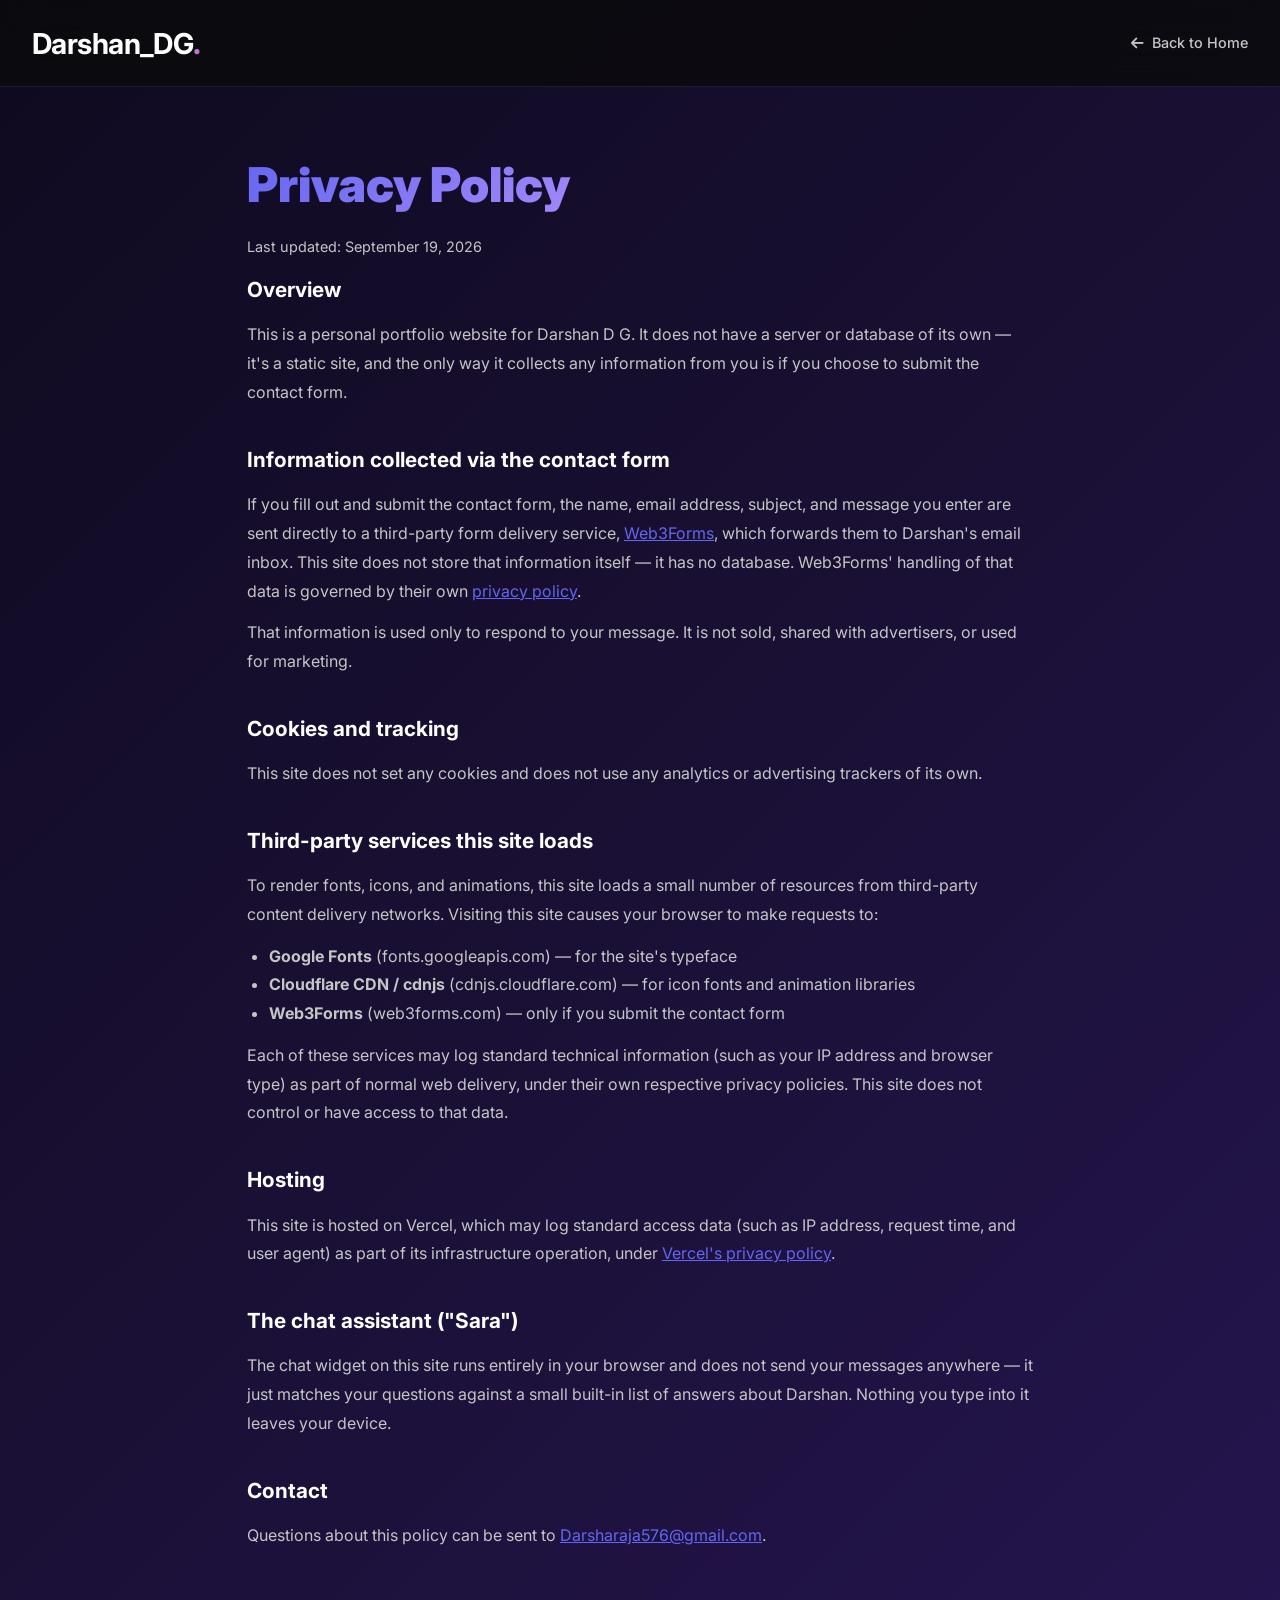
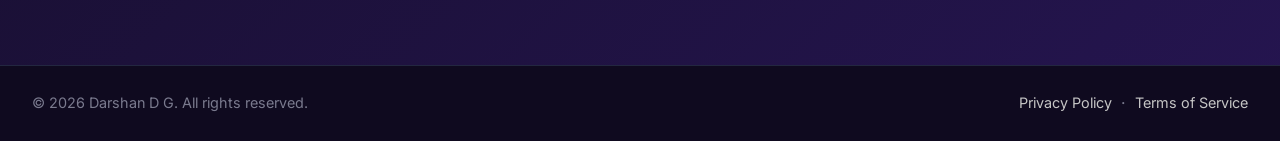
<file: privacy-policy.html>
<!DOCTYPE html>
<html lang="en">
<head>
    <meta charset="UTF-8">
    <meta name="viewport" content="width=device-width, initial-scale=1.0">
    <title>Privacy Policy - Darshan D G</title>
    <meta name="description" content="Privacy policy for the Darshan D G DevOps portfolio website.">
    <link rel="icon" type="image/png" href="images/img.png">
    <link rel="stylesheet" href="https://fonts.googleapis.com/css2?family=Inter:wght@300;400;500;600;700;900&display=swap">
    <link rel="stylesheet" href="https://cdnjs.cloudflare.com/ajax/libs/font-awesome/6.4.0/css/all.min.css">
    <link rel="stylesheet" href="style.css">
</head>
<body>
    <header>
        <nav class="policy-navbar">
            <a href="index.html" class="nav-brand">Darshan_DG<span class="brand-dot">.</span></a>
            <a href="index.html" class="policy-back-link"><i class="fas fa-arrow-left"></i> <span>Back to Home</span></a>
        </nav>
    </header>

    <main class="policy-page">
        <div class="container">
            <h1 class="policy-title">Privacy Policy</h1>
            <p class="policy-updated">Last updated: September 19, 2026</p>

            <section>
                <h2>Overview</h2>
                <p>This is a personal portfolio website for Darshan D G. It does not have a server or database of its own — it's a static site, and the only way it collects any information from you is if you choose to submit the contact form.</p>
            </section>

            <section>
                <h2>Information collected via the contact form</h2>
                <p>If you fill out and submit the contact form, the name, email address, subject, and message you enter are sent directly to a third-party form delivery service, <a href="https://web3forms.com" target="_blank" rel="noopener">Web3Forms</a>, which forwards them to Darshan's email inbox. This site does not store that information itself — it has no database. Web3Forms' handling of that data is governed by their own <a href="https://web3forms.com/privacy" target="_blank" rel="noopener">privacy policy</a>.</p>
                <p>That information is used only to respond to your message. It is not sold, shared with advertisers, or used for marketing.</p>
            </section>

            <section>
                <h2>Cookies and tracking</h2>
                <p>This site does not set any cookies and does not use any analytics or advertising trackers of its own.</p>
            </section>

            <section>
                <h2>Third-party services this site loads</h2>
                <p>To render fonts, icons, and animations, this site loads a small number of resources from third-party content delivery networks. Visiting this site causes your browser to make requests to:</p>
                <ul>
                    <li><strong>Google Fonts</strong> (fonts.googleapis.com) — for the site's typeface</li>
                    <li><strong>Cloudflare CDN / cdnjs</strong> (cdnjs.cloudflare.com) — for icon fonts and animation libraries</li>
                    <li><strong>Web3Forms</strong> (web3forms.com) — only if you submit the contact form</li>
                </ul>
                <p>Each of these services may log standard technical information (such as your IP address and browser type) as part of normal web delivery, under their own respective privacy policies. This site does not control or have access to that data.</p>
            </section>

            <section>
                <h2>Hosting</h2>
                <p>This site is hosted on Vercel, which may log standard access data (such as IP address, request time, and user agent) as part of its infrastructure operation, under <a href="https://vercel.com/legal/privacy-policy" target="_blank" rel="noopener">Vercel's privacy policy</a>.</p>
            </section>

            <section>
                <h2>The chat assistant ("Sara")</h2>
                <p>The chat widget on this site runs entirely in your browser and does not send your messages anywhere — it just matches your questions against a small built-in list of answers about Darshan. Nothing you type into it leaves your device.</p>
            </section>

            <section>
                <h2>Contact</h2>
                <p>Questions about this policy can be sent to <a href="mailto:Darsharaja576@gmail.com">Darsharaja576@gmail.com</a>.</p>
            </section>
        </div>
    </main>

    <footer class="site-footer">
        <div class="container footer-content">
            <p>&copy; <span id="currentYear"></span> Darshan D G. All rights reserved.</p>
            <div class="footer-links">
                <a href="privacy-policy.html">Privacy Policy</a>
                <span aria-hidden="true">·</span>
                <a href="terms-of-service.html">Terms of Service</a>
            </div>
        </div>
    </footer>
    <script>document.getElementById('currentYear').textContent = new Date().getFullYear();</script>
</body>
</html>
</file>
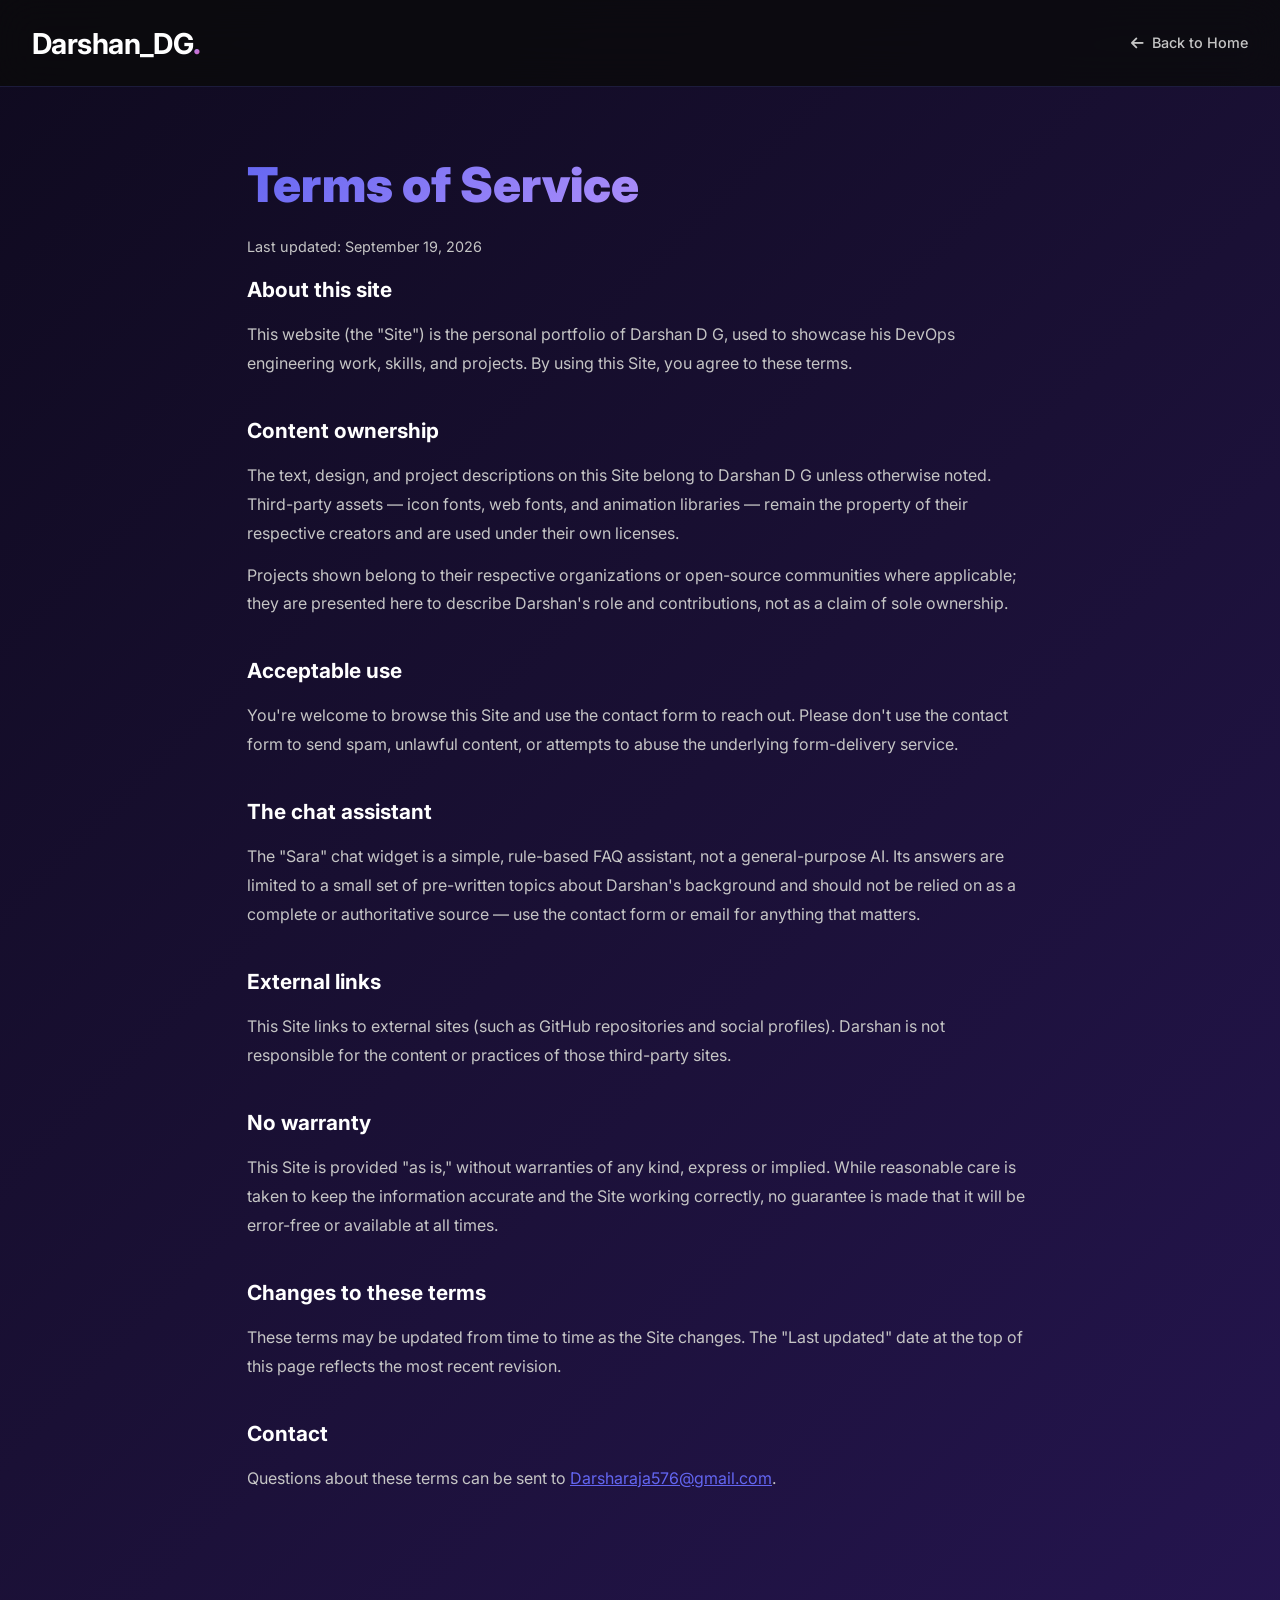
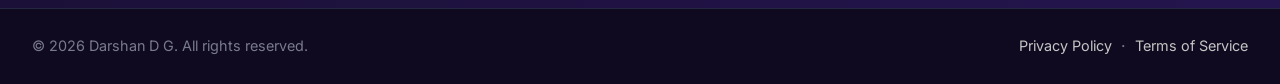
<file: terms-of-service.html>
<!DOCTYPE html>
<html lang="en">
<head>
    <meta charset="UTF-8">
    <meta name="viewport" content="width=device-width, initial-scale=1.0">
    <title>Terms of Service - Darshan D G</title>
    <meta name="description" content="Terms of service for the Darshan D G DevOps portfolio website.">
    <link rel="icon" type="image/png" href="images/img.png">
    <link rel="stylesheet" href="https://fonts.googleapis.com/css2?family=Inter:wght@300;400;500;600;700;900&display=swap">
    <link rel="stylesheet" href="https://cdnjs.cloudflare.com/ajax/libs/font-awesome/6.4.0/css/all.min.css">
    <link rel="stylesheet" href="style.css">
</head>
<body>
    <header>
        <nav class="policy-navbar">
            <a href="index.html" class="nav-brand">Darshan_DG<span class="brand-dot">.</span></a>
            <a href="index.html" class="policy-back-link"><i class="fas fa-arrow-left"></i> <span>Back to Home</span></a>
        </nav>
    </header>

    <main class="policy-page">
        <div class="container">
            <h1 class="policy-title">Terms of Service</h1>
            <p class="policy-updated">Last updated: September 19, 2026</p>

            <section>
                <h2>About this site</h2>
                <p>This website (the "Site") is the personal portfolio of Darshan D G, used to showcase his DevOps engineering work, skills, and projects. By using this Site, you agree to these terms.</p>
            </section>

            <section>
                <h2>Content ownership</h2>
                <p>The text, design, and project descriptions on this Site belong to Darshan D G unless otherwise noted. Third-party assets — icon fonts, web fonts, and animation libraries — remain the property of their respective creators and are used under their own licenses.</p>
                <p>Projects shown belong to their respective organizations or open-source communities where applicable; they are presented here to describe Darshan's role and contributions, not as a claim of sole ownership.</p>
            </section>

            <section>
                <h2>Acceptable use</h2>
                <p>You're welcome to browse this Site and use the contact form to reach out. Please don't use the contact form to send spam, unlawful content, or attempts to abuse the underlying form-delivery service.</p>
            </section>

            <section>
                <h2>The chat assistant</h2>
                <p>The "Sara" chat widget is a simple, rule-based FAQ assistant, not a general-purpose AI. Its answers are limited to a small set of pre-written topics about Darshan's background and should not be relied on as a complete or authoritative source — use the contact form or email for anything that matters.</p>
            </section>

            <section>
                <h2>External links</h2>
                <p>This Site links to external sites (such as GitHub repositories and social profiles). Darshan is not responsible for the content or practices of those third-party sites.</p>
            </section>

            <section>
                <h2>No warranty</h2>
                <p>This Site is provided "as is," without warranties of any kind, express or implied. While reasonable care is taken to keep the information accurate and the Site working correctly, no guarantee is made that it will be error-free or available at all times.</p>
            </section>

            <section>
                <h2>Changes to these terms</h2>
                <p>These terms may be updated from time to time as the Site changes. The "Last updated" date at the top of this page reflects the most recent revision.</p>
            </section>

            <section>
                <h2>Contact</h2>
                <p>Questions about these terms can be sent to <a href="mailto:Darsharaja576@gmail.com">Darsharaja576@gmail.com</a>.</p>
            </section>
        </div>
    </main>

    <footer class="site-footer">
        <div class="container footer-content">
            <p>&copy; <span id="currentYear"></span> Darshan D G. All rights reserved.</p>
            <div class="footer-links">
                <a href="privacy-policy.html">Privacy Policy</a>
                <span aria-hidden="true">·</span>
                <a href="terms-of-service.html">Terms of Service</a>
            </div>
        </div>
    </footer>
    <script>document.getElementById('currentYear').textContent = new Date().getFullYear();</script>
</body>
</html>
</file>
<file: style.css>
/* CSS Variables */
:root {
    --bg-primary: #0f0a1f;
    --bg-secondary: #1a1035;
    --bg-tertiary: #251550;
    --bg-gradient: linear-gradient(135deg, #0f0a1f 0%, #1a1035 50%, #251550 100%);
    --text-primary: #ffffff;
    --text-secondary: #c5c5c5;
    --text-muted: #7a7a8e;
    --accent-primary: #6366f1;
    --accent-secondary: #a78bfa;
    --accent-tertiary: #ec4899;
    --accent-gradient: linear-gradient(135deg, #6366f1 0%, #a78bfa 50%, #ec4899 100%);
    --accent-gradient-hover: linear-gradient(135deg, #4f46e5 0%, #9370db 50%, #db2777 100%);
    --border-accent: rgba(99, 102, 241, 0.2);
    --shadow-glow: 0 0 60px rgba(99, 102, 241, 0.15);
    --shadow-card: 0 20px 40px rgba(0, 0, 0, 0.4);
    --shadow-hover: 0 30px 60px rgba(99, 102, 241, 0.2);
    --border-radius: 16px;
    --border-radius-pill: 50px;
    --transition-smooth: all 0.4s cubic-bezier(0.25, 0.46, 0.45, 0.94);
    --transition-fast: all 0.2s ease;
    --transition-spring: all 0.6s cubic-bezier(0.68, -0.55, 0.265, 1.55);
    --glass-bg: rgba(99, 102, 241, 0.08);
    --glass-border: rgba(147, 197, 253, 0.15);
}

* {
    margin: 0;
    padding: 0;
    box-sizing: border-box;
}

body {
    font-family: 'Inter', sans-serif;
    background: var(--bg-primary);
    background-image: var(--bg-gradient);
    color: var(--text-primary);
    line-height: 1.7;
    overflow-x: hidden;
    -webkit-font-smoothing: antialiased;
    -moz-osx-font-smoothing: grayscale;
    min-height: 100vh;
}

.container {
    max-width: 1400px;
    margin: 0 auto;
    padding: 0 2rem;
    width: 100%;
}

@media (max-width: 1200px) {
    .container {
        max-width: 1000px;
    }
}

@media (max-width: 768px) {
    .container {
        padding: 0 1rem;
    }
}

@media (max-width: 480px) {
    .container {
        padding: 0 0.75rem;
    }
}

/* Scrollbar Styling */
::-webkit-scrollbar {
    width: 8px;
}

::-webkit-scrollbar-track {
    background: var(--bg-secondary);
}

::-webkit-scrollbar-thumb {
    background: var(--accent-gradient);
    border-radius: 4px;
}

::-webkit-scrollbar-thumb:hover {
    background: var(--accent-gradient-hover);
}

/* Enhanced Header */
header {
    position: fixed;
    top: 0;
    width: 100%;
    z-index: 1000;
    padding: 1rem 0;
    background: rgba(10, 10, 10, 0.8);
    backdrop-filter: blur(20px);
    border-bottom: 1px solid var(--border-accent);
    transition: var(--transition-smooth);
    height: auto;
}

header.scrolled {
    padding: 0.5rem 0;
    background: rgba(15, 10, 31, 0.95);
    -webkit-backdrop-filter: blur(10px);
    backdrop-filter: blur(10px);
    box-shadow: var(--shadow-card);
    border-bottom: 1px solid var(--border-accent);
}

@media (max-width: 768px) {
    header {
        padding: 0.8rem 0;
    }
}

.navbar {
    display: grid;
    grid-template-columns: auto 1fr auto;
    align-items: center;
    gap: 2rem;
    max-width: 1400px;
    margin: 0 auto;
    padding: 0 2rem;
}

.nav-brand {
    font-size: 1.8rem;
    font-weight: 700;
    color: var(--text-primary);
    letter-spacing: -0.02em;
    position: relative;
    cursor: pointer;
}

.brand-dot {
    background: var(--accent-gradient);
    -webkit-background-clip: text;
    -webkit-text-fill-color: transparent;
    background-clip: text;
    font-size: 2rem;
}

.nav-menu {
    display: flex;
    list-style: none;
    justify-content: center;
    align-items: center;
    gap: 0.5rem;
    background: var(--glass-bg);
    padding: 0.8rem 1.5rem;
    border-radius: var(--border-radius-pill);
    border: 1px solid var(--glass-border);
    -webkit-backdrop-filter: blur(10px);
    backdrop-filter: blur(10px);
}

.nav-link {
    color: var(--text-secondary);
    text-decoration: none;
    font-weight: 500;
    font-size: 0.9rem;
    position: relative;
    padding: 0.6rem 1.2rem;
    border-radius: 12px;
    transition: var(--transition-fast);
    letter-spacing: 0.01em;
}

.nav-link:hover,
.nav-link.active {
    color: var(--text-primary);
    background: rgba(99, 102, 241, 0.15);
    transform: translateY(-1px);
}

.nav-link.active {
    background: var(--accent-gradient);
    color: var(--text-primary);
    font-weight: 600;
    box-shadow: var(--shadow-glow);
}

.nav-cta {
    display: flex;
    align-items: center;
}

.cta-btn {
    background: var(--accent-gradient);
    color: var(--bg-primary);
    text-decoration: none;
    padding: 0.8rem 1.8rem;
    border-radius: var(--border-radius-pill);
    font-weight: 600;
    font-size: 0.9rem;
    transition: var(--transition-smooth);
    position: relative;
    overflow: hidden;
}

.cta-btn::before {
    content: '';
    position: absolute;
    top: 0;
    left: -100%;
    width: 100%;
    height: 100%;
    background: linear-gradient(90deg, transparent, rgba(255, 255, 255, 0.2), transparent);
    transition: left 0.5s;
}

.cta-btn:hover::before {
    left: 100%;
}

.cta-btn:hover {
    transform: translateY(-2px);
    box-shadow: var(--shadow-glow);
    background: var(--accent-gradient-hover);
}

.hamburger {
    display: none;
    flex-direction: column;
    cursor: pointer;
    gap: 0.3rem;
    padding: 0.5rem;
    background: var(--glass-bg);
    border-radius: 8px;
    border: 1px solid var(--glass-border);
    backdrop-filter: blur(10px);
}

.hamburger span {
    width: 25px;
    height: 2px;
    background: var(--text-primary);
    border-radius: 2px;
    transition: var(--transition-smooth);
}

.hamburger.active span:nth-child(1) {
    transform: rotate(45deg) translate(5px, 5px);
}

.hamburger.active span:nth-child(2) {
    opacity: 0;
}

.hamburger.active span:nth-child(3) {
    transform: rotate(-45deg) translate(7px, -6px);
}

/* Sections */
.section {
    min-height: 100vh;
    display: flex;
    align-items: center;
    padding: 8rem 0 6rem;
    position: relative;
}

.section-title {
    font-size: clamp(2.5rem, 5vw, 4rem);
    font-weight: 900;
    text-align: center;
    margin-bottom: 3rem;
    background: var(--accent-gradient);
    -webkit-background-clip: text;
    -webkit-text-fill-color: transparent;
    background-clip: text;
    letter-spacing: -0.02em;
    position: relative;
}

.section-title::after {
    content: '';
    display: block;
    width: 100px;
    height: 4px;
    background: var(--accent-gradient);
    margin: 1rem auto 0;
    border-radius: 2px;
}

/* Enhanced Home Section */
.home {
    background: radial-gradient(ellipse at center, rgba(99, 102, 241, 0.05) 0%, transparent 70%);
    position: relative;
    overflow: hidden;
}

.home::before {
    content: '';
    position: absolute;
    top: 20%;
    right: -10%;
    width: 500px;
    height: 500px;
    background: radial-gradient(circle, rgba(99, 102, 241, 0.15) 0%, transparent 70%);
    border-radius: 50%;
    filter: blur(100px);
    animation: float 6s ease-in-out infinite;
}

.home-content {
    display: grid;
    grid-template-columns: 1.2fr 0.8fr;
    gap: 6rem;
    align-items: center;
    max-width: 1300px;
    margin: 0 auto;
    position: relative;
    z-index: 1;
    padding: 0 1rem;
}

@media (max-width: 768px) {
    .home-content {
        padding: 0;
    }
}

.home-text {
    display: flex;
    flex-direction: column;
    gap: 2rem;
}

.greeting {
    font-size: 1.2rem;
    color: var(--accent-primary);
    font-weight: 500;
    margin-bottom: 0.5rem;
    opacity: 0;
    animation: fadeInUp 0.8s ease forwards 0.2s;
}

.hero-title {
    font-size: clamp(3rem, 7vw, 5.5rem);
    font-weight: 900;
    line-height: 1.1;
    letter-spacing: -0.03em;
    margin-bottom: 1rem;
    opacity: 0;
    animation: fadeInUp 0.8s ease forwards 0.4s;
    position: relative;
}

/* Particle Container */
.particle-container {
    position: fixed;
    top: 0;
    left: 0;
    width: 100%;
    height: 100%;
    z-index: 9999;
    pointer-events: none;
}

.accent {
    background: var(--accent-gradient);
    background-size: 200% auto;
    -webkit-background-clip: text;
    -webkit-text-fill-color: transparent;
    background-clip: text;
    position: relative;
    display: inline-block;
    animation: gradientShift 3s ease infinite;
    min-height: 1em;
}

/* Typewriter Cursor */
.typewriter-cursor {
    display: inline-block;
    width: 3px;
    height: 1em;
    background: var(--accent-gradient);
    margin-left: 4px;
    animation: typewriterBlink 0.7s infinite;
    vertical-align: text-bottom;
}

@keyframes typewriterBlink {
    0%, 49% {
        opacity: 1;
    }
    50%, 100% {
        opacity: 0;
    }
}

@keyframes gradientShift {
    0% {
        background-position: 0% center;
    }
    50% {
        background-position: 100% center;
    }
    100% {
        background-position: 0% center;
    }
}

.hero-subtitle {
    font-size: clamp(1.5rem, 3vw, 2.2rem);
    font-weight: 400;
    color: var(--accent-primary);
    margin-bottom: 1.5rem;
    min-height: 3rem;
    opacity: 0;
    animation: fadeInUp 0.8s ease forwards 0.6s;
}

.cursor {
    animation: blink 1s infinite;
    color: var(--accent-primary);
    font-weight: 300;
}

.hero-desc {
    font-size: 1.2rem;
    font-weight: 300;
    color: var(--text-secondary);
    max-width: 600px;
    line-height: 1.8;
    opacity: 0;
    animation: fadeInUp 0.8s ease forwards 0.8s;
}

.hero-stats {
    display: grid;
    grid-template-columns: repeat(3, 1fr);
    gap: 2rem;
    margin: 2rem 0;
    opacity: 0;
    animation: fadeInUp 0.8s ease forwards 1s;
}

.stat {
    text-align: center;
    padding: 1.5rem;
    background: var(--glass-bg);
    border: 1px solid var(--glass-border);
    border-radius: var(--border-radius);
    backdrop-filter: blur(10px);
    transition: 0s;
}

.stat:hover {
    transform: translateY(-5px);
    box-shadow: var(--shadow-card);
    border-color: var(--accent-primary);
}

.stat-number {
    display: block;
    font-size: 2rem;
    font-weight: 900;
    color: var(--accent-primary);
    margin-bottom: 0.5rem;
}

.stat-label {
    font-size: 0.9rem;
    color: var(--text-secondary);
    font-weight: 500;
}

.hero-actions {
    display: flex;
    gap: 1.5rem;
    margin: 2rem 0;
    opacity: 0;
    animation: fadeInUp 0.8s ease forwards 1.2s;
}

.hire-btn {
    display: flex;
    align-items: center;
    gap: 0.8rem;
    padding: 1rem 2rem;
    border-radius: var(--border-radius-pill);
    font-weight: 600;
    font-size: 1rem;
    cursor: pointer;
    transition: var(--transition-smooth);
    border: none;
    position: relative;
    overflow: hidden;
}

.hire-btn.primary {
    background: var(--accent-gradient);
    color: var(--bg-primary);
}

.hire-btn.secondary {
    background: transparent;
    color: var(--text-primary);
    border: 2px solid var(--glass-border);
}

.hire-btn:hover {
    transform: translateY(-3px);
    box-shadow: var(--shadow-glow);
    background: var(--accent-gradient-hover);
}

.hire-btn.secondary:hover {
    border-color: var(--accent-primary);
    color: var(--accent-primary);
}

.social-links {
    display: flex;
    gap: 1rem;
    opacity: 0;
    animation: fadeInUp 0.8s ease forwards 1.4s;
}

.social-icon {
    width: 50px;
    height: 50px;
    border-radius: 12px;
    display: flex;
    align-items: center;
    justify-content: center;
    color: var(--text-secondary);
    text-decoration: none;
    transition: 0s;
    font-size: 1.3rem;
    background: var(--glass-bg);
    border: 1px solid var(--glass-border);
    backdrop-filter: blur(10px);
}

.social-icon:hover {
    transform: translateY(-3px);
    color: var(--text-primary);
    box-shadow: var(--shadow-card);
}

.social-icon.whatsapp:hover {
    background: #25d366;
    color: white;
}

.social-icon.linkedin:hover {
    background: #0077b5;
    color: white;
}

.social-icon.github:hover {
    background: #333;
    color: white;
}

.social-icon.instagram:hover {
    background: linear-gradient(45deg, #f09433 0%, #e6683c 25%, #dc2743 50%, #cc2366 75%, #bc1888 100%);
    color: white;
}

/* Enhanced Home Image */
.home-image {
    position: relative;
    display: flex;
    justify-content: center;
    align-items: center;
}

.image-container {
    position: relative;
    opacity: 0;
    animation: fadeInScale 1s ease forwards 0.5s;
}

.profile-image {
    width: 400px;
    height: 500px;
    object-fit: cover;
    border-radius: 20px;
    box-shadow: var(--shadow-card);
    transition: var(--transition-smooth);
    border: 3px solid var(--glass-border);
}

.profile-image:hover {
    transform: scale(1.02);
    box-shadow: var(--shadow-hover);
}

.floating-card {
    position: absolute;
    background: var(--glass-bg);
    border: 1px solid var(--glass-border);
    backdrop-filter: blur(10px);
    padding: 1rem;
    border-radius: 12px;
    display: flex;
    align-items: center;
    gap: 0.8rem;
    color: var(--text-primary);
    font-weight: 600;
    font-size: 0.9rem;
    animation: floatCard 4s ease-in-out infinite;
    box-shadow: var(--shadow-card);
}

.floating-card i {
    color: var(--accent-primary);
    font-size: 1.2rem;
}

.card-1 {
    top: 10%;
    right: -20%;
    animation-delay: 0s;
}

.card-2 {
    bottom: 30%;
    left: -25%;
    animation-delay: 1.5s;
}

.card-3 {
    bottom: 10%;
    right: -15%;
    animation-delay: 3s;
}

/* Enhanced About Section */
.about {
    background: var(--bg-secondary);
    position: relative;
    overflow: hidden;
}

.about::before {
    content: '';
    position: absolute;
    top: 0;
    left: 0;
    width: 100%;
    height: 100%;
    background: linear-gradient(135deg, rgba(99, 102, 241, 0.05) 0%, transparent 50%);
    pointer-events: none;
}

.about-content {
    display: grid;
    grid-template-columns: 0.8fr 1.2fr;
    gap: 6rem;
    align-items: center;
    max-width: 1300px;
    margin: 0 auto;
    position: relative;
    z-index: 1;
}

.about-image {
    position: relative;
}

.image-wrapper {
    position: relative;
    display: inline-block;
}

.about-img {
    width: 100%;
    max-width: 500px;
    height: 600px;
    object-fit: cover;
    border-radius: 20px;
    box-shadow: var(--shadow-card);
    border: 3px solid var(--glass-border);
    transition: var(--transition-smooth);
}

.about-img:hover {
    transform: scale(1.02);
    box-shadow: var(--shadow-hover);
}

.experience-badge {
    position: absolute;
    bottom: -10px;
    right: -10px;
    background: var(--accent-gradient);
    color: var(--bg-primary);
    padding: 1.5rem;
    border-radius: 16px;
    text-align: center;
    box-shadow: var(--shadow-card);
    font-weight: 700;
}

.badge-number {
    display: block;
    font-size: 2rem;
    line-height: 1;
}

.badge-text {
    font-size: 0.8rem;
    line-height: 1.2;
}

.about-text {
    display: flex;
    flex-direction: column;
    gap: 2rem;
}

.about-description {
    display: flex;
    flex-direction: column;
    gap: 1.5rem;
}

.about-description p {
    font-size: 1.1rem;
    color: var(--text-secondary);
    line-height: 1.8;
}

.about-highlights {
    display: flex;
    flex-direction: column;
    gap: 1.5rem;
    margin: 2rem 0;
}

.highlight {
    display: flex;
    align-items: center;
    gap: 1.5rem;
    padding: 1.5rem;
    background: var(--glass-bg);
    border: 1px solid var(--glass-border);
    border-radius: var(--border-radius);
    backdrop-filter: blur(10px);
    transition: 0s;
}

.highlight:hover {
    transform: translateX(10px);
    border-color: var(--accent-primary);
}

.highlight i {
    color: var(--accent-primary);
    font-size: 1.5rem;
    width: 30px;
    text-align: center;
}

.highlight h4 {
    margin-bottom: 0.3rem;
    color: var(--text-primary);
    font-weight: 600;
}

.highlight p {
    color: var(--text-secondary);
    font-size: 0.95rem;
}

.about-actions {
    display: flex;
    gap: 1rem;
}

.about-btn {
    display: flex;
    align-items: center;
    gap: 0.8rem;
    padding: 1rem 2rem;
    background: transparent;
    color: var(--accent-primary);
    border: 2px solid var(--accent-primary);
    border-radius: var(--border-radius-pill);
    font-weight: 600;
    cursor: pointer;
    transition: 0s;
}

.about-btn:hover {
    background: var(--accent-gradient);
    color: var(--text-primary);
    transform: translateY(-2px);
    box-shadow: var(--shadow-glow);
}

/* Animations */
@keyframes fadeInUp {
    from {
        opacity: 0;
        transform: translateY(30px);
    }
    to {
        opacity: 1;
        transform: translateY(0);
    }
}

@keyframes fadeInScale {
    from {
        opacity: 0;
        transform: scale(0.8);
    }
    to {
        opacity: 1;
        transform: scale(1);
    }
}

@keyframes float {
    0%, 100% {
        transform: translateY(0px);
    }
    50% {
        transform: translateY(-20px);
    }
}

@keyframes floatCard {
    0%, 100% {
        transform: translateY(0px);
    }
    50% {
        transform: translateY(-10px);
    }
}

@keyframes blink {
    0%, 50% {
        opacity: 1;
    }
    51%, 100% {
        opacity: 0;
    }
}

/* Responsive Design */
@media (max-width: 1200px) {
    .container {
        padding: 0 1.5rem;
    }
    
    .navbar {
        padding: 0 1.5rem;
    }
    
    .home-content,
    .about-content {
        gap: 4rem;
    }
}

/* Tablets between the desktop nav and the 768px phone breakpoint (e.g. iPad
   Air/Pro portrait at 820/834px) don't have room for the full nav-menu +
   nav-cta and were overflowing horizontally — switch them to the hamburger
   nav too instead of only handling <=768px. */
@media (max-width: 900px) {
    .navbar {
        grid-template-columns: auto auto;
        gap: 1rem;
    }

    .nav-menu {
        position: fixed;
        top: 0;
        left: 0;
        width: 100%;
        height: 100vh;
        background: rgba(15, 10, 31, 0.98);
        backdrop-filter: blur(20px);
        flex-direction: column;
        justify-content: center;
        gap: 2rem;
        padding: 2rem;
        border-radius: 0;
        border: none;
        transform: translateX(-100%);
        transition: var(--transition-smooth);
        z-index: 999;
        margin-top: 70px;
    }

    .nav-menu.active {
        transform: translateX(0);
    }

    .nav-link {
        font-size: 1.3rem;
        padding: 0.8rem 1.5rem;
        text-align: center;
        width: 100%;
    }

    .nav-cta {
        display: none !important;
    }

    .hamburger {
        display: flex;
        z-index: 1000;
    }
}

@media (max-width: 768px) {
    .container {
        padding: 0 1rem;
    }

    .navbar {
        padding: 0 1rem;
        grid-template-columns: auto auto;
        gap: 1rem;
    }

    .nav-brand {
        font-size: 1.5rem;
    }

    .section {
        padding: 5rem 0 3rem;
        min-height: auto;
    }
    
    .home {
        min-height: 100vh;
        padding: 7rem 0 3rem;
    }
    
    .home-content,
    .about-content {
        grid-template-columns: 1fr;
        gap: 2.5rem;
        text-align: center;
    }
    
    .home-image,
    .about-image {
        order: -1;
    }
    
    .home-text {
        gap: 1.5rem;
    }
    
    .hero-stats {
        grid-template-columns: 1fr;
        gap: 1rem;
        margin: 1.5rem 0;
    }
    
    .hero-actions {
        flex-direction: column;
        align-items: center;
        gap: 1rem;
        width: 100%;
    }
    
    .hire-btn {
        width: 100%;
        max-width: 280px;
        justify-content: center;
        padding: 0.9rem 1.8rem;
        font-size: 0.95rem;
    }
    
    .profile-image,
    .about-img {
        width: 280px;
        height: 380px;
    }
    
    .floating-card {
        display: none !important;
    }
    
    .section-title {
        font-size: 2.5rem;
        margin-bottom: 2rem;
    }
    
    .hero-title {
        font-size: clamp(2.2rem, 6vw, 2.8rem);
        margin-bottom: 0.8rem;
    }
    
    .hero-subtitle {
        font-size: clamp(1.2rem, 4vw, 1.5rem);
        min-height: auto;
    }
    
    .greeting {
        font-size: 1rem;
    }
    
    .hero-desc {
        font-size: 0.95rem;
        max-width: 100%;
        line-height: 1.6;
    }
    
    .about-highlights {
        gap: 1rem;
        flex-direction: column;
    }
    
    .highlight {
        padding: 1rem;
        flex-direction: column;
        text-align: center;
        gap: 0.8rem;
    }
    
    .highlight:hover {
        transform: none;
    }
    
    .social-links {
        justify-content: center;
        flex-wrap: wrap;
    }
    
    .social-icon {
        width: 48px;
        height: 48px;
        font-size: 1.1rem;
    }
}

@media (max-width: 600px) {
    .nav-brand {
        font-size: 1.3rem;
    }
    
    .nav-menu {
        gap: 1.5rem;
        padding: 1.5rem;
    }
    
    .nav-link {
        font-size: 1.2rem;
        padding: 0.7rem 1.2rem;
    }
    
    .skill-item {
        flex-direction: column;
        align-items: flex-start;
        gap: 0.5rem;
    }
    
    .skill-bar {
        width: 100%;
    }
}

@media (max-width: 480px) {
    html, body {
        font-size: 15px;
    }
    
    .container {
        padding: 0 0.75rem;
    }
    
    .navbar {
        padding: 0 0.75rem;
        gap: 0.5rem;
    }
    
    .nav-brand {
        font-size: 1.2rem;
    }
    
    .nav-menu {
        gap: 1.5rem;
        padding: 2rem 1rem;
        position: fixed;
        top: 60px;
    }
    
    .nav-link {
        font-size: 1.1rem;
        padding: 0.8rem 1rem;
        min-height: 48px;
        display: flex;
        align-items: center;
    }
    
    .hero-title {
        font-size: clamp(1.8rem, 5vw, 2.3rem);
        line-height: 1.2;
    }
    
    .hero-subtitle {
        font-size: clamp(1rem, 3vw, 1.2rem);
        min-height: auto;
    }
    
    .greeting {
        font-size: 0.9rem;
    }
    
    .section-title {
        font-size: clamp(1.8rem, 5vw, 2rem);
    }
    
    .profile-image,
    .about-img {
        width: 240px;
        height: 320px;
    }
    
    .social-icon {
        width: 42px;
        height: 42px;
        font-size: 1rem;
    }
    
    .stat {
        padding: 0.8rem;
    }
    
    .stat-number {
        font-size: 1.3rem;
    }
    
    .stat-label {
        font-size: 0.8rem;
    }
    
    .hire-btn {
        padding: 0.8rem 1.5rem;
        font-size: 0.9rem;
        width: 100%;
        min-height: 48px;
        display: flex;
        align-items: center;
        justify-content: center;
    }
    
    .hero-desc {
        font-size: 0.9rem;
    }
    
    .about-btn {
        padding: 0.8rem 1.5rem;
        font-size: 0.9rem;
        width: 100%;
    }
    
    .skill-category {
        padding: 1.2rem;
    }
    
    .skill-category h3 {
        font-size: 1.2rem;
    }
    
    .service-card {
        padding: 1.5rem;
    }
    
    .service-card h3 {
        font-size: 1.2rem;
    }
    
    .service-icon {
        width: 70px;
        height: 70px;
        font-size: 1.5rem;
    }
    
    .project-info {
        padding: 1.2rem;
    }
    
    .project-info h3 {
        font-size: 1.1rem;
    }
    
    .project-image img {
        height: 200px;
    }
    
    .contact-item {
        flex-direction: column;
        text-align: center;
        gap: 1rem;
        padding: 1.2rem;
        min-height: 48px;
        justify-content: center;
    }
    
    .contact-icon {
        width: 54px;
        height: 54px;
        font-size: 1.3rem;
    }
    
    .contact-details h3 {
        font-size: 1rem;
    }
    
    .contact-form {
        padding: 1.5rem;
    }
    
    .form-group {
        margin-bottom: 1.5rem;
    }
    
    .form-group input,
    .form-group textarea {
        padding: 0.8rem;
        font-size: 16px;
    }
    
    .form-group label {
        top: 2.5rem;
        left: 0.8rem;
    }
    
    .form-group input:focus + label,
    .form-group input:not(:placeholder-shown) + label,
    .form-group textarea:focus + label,
    .form-group textarea:not(:placeholder-shown) + label {
        top: -0.4rem;
        left: 0.4rem;
    }
    
    .submit-btn {
        padding: 0.8rem 1.5rem;
        font-size: 0.95rem;
        gap: 0.6rem;
    }
}

@media (max-width: 380px) {
    .nav-brand {
        font-size: 1.1rem;
        letter-spacing: -0.01em;
    }
    
    .hamburger {
        padding: 0.3rem;
    }
    
    .hamburger span {
        width: 20px;
        height: 1.5px;
    }
    
    .hero-title {
        font-size: clamp(1.6rem, 5vw, 2rem);
    }
    
    .hero-subtitle {
        font-size: clamp(0.9rem, 3vw, 1rem);
    }
    
    .section-title {
        font-size: clamp(1.5rem, 5vw, 1.8rem);
    }
    
    .profile-image,
    .about-img {
        width: 220px;
        height: 300px;
    }
    
    .hero-actions {
        gap: 0.8rem;
    }
    
    .hire-btn {
        padding: 0.6rem 1rem;
        font-size: 0.8rem;
    }
    
    .section {
        padding: 4rem 0 2rem;
    }
    
    .home {
        padding: 6rem 0 2rem;
    }
    
    .social-icon {
        width: 40px;
        height: 40px;
        font-size: 0.9rem;
    }
    
    .highlight {
        padding: 0.8rem;
        gap: 0.5rem;
    }
    
    .skill-category h3 {
        font-size: 1rem;
    }
    
    .contact-form {
        padding: 1.2rem;
    }
    
    .form-group input,
    .form-group textarea {
        padding: 0.7rem;
    }
}

@media (max-width: 320px) {
    .nav-brand {
        font-size: 1rem;
    }
    
    .hero-title {
        font-size: clamp(1.5rem, 4vw, 1.8rem);
    }
    
    .section-title {
        font-size: clamp(1.3rem, 4vw, 1.6rem);
    }
    
    .profile-image,
    .about-img {
        width: 200px;
        height: 280px;
    }
    
    .container {
        padding: 0 0.5rem;
    }
    
    .navbar {
        padding: 0 0.5rem;
    }
    
    .home-content,
    .about-content {
        gap: 1.5rem;
    }
    
    .stat {
        padding: 0.6rem;
    }
    
    .stat-number {
        font-size: 1.2rem;
    }
}

/* Skills Section */
.skills {
    background: var(--bg-primary);
    position: relative;
    overflow: hidden;
}

.skills::before {
    content: '';
    position: absolute;
    top: 0;
    left: 0;
    width: 100%;
    height: 100%;
    background: radial-gradient(ellipse at center, rgba(99, 102, 241, 0.05) 0%, transparent 70%);
    pointer-events: none;
}

.skills-content {
    max-width: 1200px;
    margin: 0 auto;
}

.skills-grid {
    display: grid;
    grid-template-columns: repeat(2, 1fr);
    gap: 3rem;
}

.skill-category {
    background: var(--glass-bg);
    border: 1px solid var(--glass-border);
    border-radius: var(--border-radius);
    padding: 2rem;
    backdrop-filter: blur(10px);
    transition: var(--transition-smooth);
}

.skill-category:hover {
    transform: translateY(-5px);
    border-color: var(--accent-primary);
    box-shadow: var(--shadow-hover);
}

.skill-category h3 {
    color: var(--accent-primary);
    font-size: 1.5rem;
    margin-bottom: 1.5rem;
    text-align: center;
}

.skill-items {
    display: flex;
    flex-direction: column;
    gap: 1.5rem;
}

.skill-item {
    display: flex;
    align-items: center;
    gap: 1rem;
}

.skill-item i {
    color: var(--accent-primary);
    font-size: 1.5rem;
    width: 30px;
    text-align: center;
}

.skill-item span {
    flex: 1;
    font-weight: 600;
    color: var(--text-primary);
}

.skill-bar {
    height: 8px;
    background: var(--glass-bg);
    border-radius: 4px;
    overflow: hidden;
    flex: 2;
}

.skill-fill {
    height: 100%;
    background: var(--accent-gradient);
    border-radius: 4px;
    transition: width 1s ease;
}

/* Services Section */
.services {
    background: var(--bg-secondary);
    position: relative;
    overflow: hidden;
}

.services::before {
    content: '';
    position: absolute;
    top: 20%;
    right: -10%;
    width: 400px;
    height: 400px;
    background: radial-gradient(circle, rgba(99, 102, 241, 0.15) 0%, transparent 70%);
    border-radius: 50%;
    filter: blur(100px);
    animation: float 8s ease-in-out infinite;
}

.services-content {
    max-width: 1300px;
    margin: 0 auto;
}

.services-grid {
    display: grid;
    grid-template-columns: repeat(auto-fit, minmax(350px, 1fr));
    gap: 2rem;
}

.service-card {
    background: var(--glass-bg);
    border: 1px solid var(--glass-border);
    border-radius: var(--border-radius);
    padding: 2.5rem;
    text-align: center;
    backdrop-filter: blur(10px);
    transition: var(--transition-smooth);
    position: relative;
    overflow: hidden;
}

.service-card::before {
    content: '';
    position: absolute;
    top: 0;
    left: -100%;
    width: 100%;
    height: 100%;
    background: linear-gradient(90deg, transparent, rgba(99, 102, 241, 0.1), transparent);
    transition: left 0.5s;
}

.service-card:hover::before {
    left: 100%;
}

.service-card:hover {
    transform: translateY(-10px);
    border-color: var(--accent-primary);
    box-shadow: var(--shadow-hover);
}

.service-icon {
    width: 80px;
    height: 80px;
    background: var(--accent-gradient);
    border-radius: 50%;
    display: flex;
    align-items: center;
    justify-content: center;
    margin: 0 auto 1.5rem;
    font-size: 2rem;
    color: var(--bg-primary);
    position: relative;
    z-index: 1;
}

.service-card h3 {
    font-size: 1.5rem;
    margin-bottom: 1rem;
    color: var(--text-primary);
}

.service-card p {
    color: var(--text-secondary);
    line-height: 1.6;
    margin-bottom: 1.5rem;
}

.service-features {
    display: flex;
    flex-wrap: wrap;
    gap: 0.5rem;
    justify-content: center;
}

.service-features span {
    background: rgba(99, 102, 241, 0.15);
    color: var(--accent-primary);
    padding: 0.3rem 0.8rem;
    border-radius: 20px;
    font-size: 0.85rem;
    font-weight: 500;
}

/* Projects Section */
.projects {
    background: var(--bg-primary);
    position: relative;
    overflow: hidden;
}

.projects::before {
    content: '';
    position: absolute;
    bottom: 20%;
    left: -10%;
    width: 500px;
    height: 500px;
    background: radial-gradient(circle, rgba(99, 102, 241, 0.1) 0%, transparent 70%);
    border-radius: 50%;
    filter: blur(100px);
    animation: float 10s ease-in-out infinite reverse;
}

.projects-content {
    max-width: 1300px;
    margin: 0 auto;
}

.projects-grid {
    display: grid;
    grid-template-columns: repeat(auto-fit, minmax(350px, 1fr));
    gap: 2.5rem;
}

.project-card {
    background: var(--glass-bg);
    border: 1px solid var(--glass-border);
    border-radius: var(--border-radius);
    overflow: hidden;
    backdrop-filter: blur(10px);
    transition: var(--transition-smooth);
}

.project-card:hover {
    transform: translateY(-10px);
    border-color: var(--accent-primary);
    box-shadow: var(--shadow-hover);
}

.project-image {
    position: relative;
    overflow: hidden;
}

.project-image img {
    width: 100%;
    height: 250px;
    object-fit: cover;
    transition: var(--transition-smooth);
}

.project-card:hover .project-image img {
    transform: scale(1.1);
}

.project-overlay {
    position: absolute;
    top: 0;
    left: 0;
    width: 100%;
    height: 100%;
    background: rgba(99, 102, 241, 0.9);
    display: flex;
    align-items: center;
    justify-content: center;
    opacity: 0;
    transition: var(--transition-smooth);
}

.project-card:hover .project-overlay {
    opacity: 1;
}

.project-links {
    display: flex;
    gap: 1rem;
}

.project-link {
    width: 50px;
    height: 50px;
    background: var(--bg-primary);
    border-radius: 50%;
    display: flex;
    align-items: center;
    justify-content: center;
    color: var(--accent-primary);
    text-decoration: none;
    transition: var(--transition-smooth);
}

.project-link:hover {
    transform: scale(1.1);
    background: var(--accent-primary);
    color: var(--bg-primary);
}

.project-info {
    padding: 2rem;
}

.project-info h3 {
    font-size: 1.3rem;
    margin-bottom: 1rem;
    color: var(--text-primary);
}

.project-info p {
    color: var(--text-secondary);
    line-height: 1.6;
    margin-bottom: 1.5rem;
}

.project-tech {
    display: flex;
    flex-wrap: wrap;
    gap: 0.5rem;
}

.project-tech span {
    background: rgba(99, 102, 241, 0.15);
    color: var(--accent-primary);
    padding: 0.3rem 0.8rem;
    border-radius: 15px;
    font-size: 0.8rem;
    font-weight: 500;
}

/* Contact Section */
.contact {
    background: var(--bg-secondary);
    position: relative;
    overflow: hidden;
}

.contact::before {
    content: '';
    position: absolute;
    top: 0;
    left: 0;
    width: 100%;
    height: 100%;
    background: linear-gradient(135deg, rgba(99, 102, 241, 0.05) 0%, transparent 50%);
    pointer-events: none;
}

.contact-content {
    display: grid;
    grid-template-columns: 1fr 1fr;
    gap: 4rem;
    max-width: 1400px;
    margin: 0 auto;
}

.contact-info {
    display: flex;
    flex-direction: column;
    gap: 2rem;
}

.contact-item {
    display: flex;
    align-items: center;
    gap: 1.5rem;
    padding: 2rem;
    background: var(--glass-bg);
    border: 1px solid var(--glass-border);
    border-radius: var(--border-radius);
    backdrop-filter: blur(10px);
    transition: var(--transition-smooth);
}

.contact-item:hover {
    transform: translateX(10px);
    border-color: var(--accent-primary);
}

.contact-icon {
    width: 60px;
    height: 60px;
    background: var(--accent-gradient);
    border-radius: 50%;
    display: flex;
    align-items: center;
    justify-content: center;
    color: var(--bg-primary);
    font-size: 1.5rem;
}

.contact-details h3 {
    color: var(--text-primary);
    margin-bottom: 0.5rem;
    font-size: 1.2rem;
}

.contact-details p {
    color: var(--text-secondary);
    margin-bottom: 0.5rem;
}

.contact-details a {
    color: var(--accent-primary);
    text-decoration: none;
    font-weight: 500;
    transition: var(--transition-fast);
}

.contact-details a:hover {
    text-decoration: underline;
}

.contact-form {
    background: var(--glass-bg);
    border: 1px solid var(--glass-border);
    border-radius: var(--border-radius);
    padding: 2.5rem;
    backdrop-filter: blur(10px);
}

.form-group {
    position: relative;
    margin-bottom: 2rem;
}

.form-group input,
.form-group textarea {
    width: 100%;
    padding: 1rem;
    background: transparent;
    border: 2px solid var(--glass-border);
    border-radius: var(--border-radius);
    color: var(--text-primary);
    font-size: 1rem;
    transition: var(--transition-fast);
    outline: none;
    font-family: inherit;
}

.form-group input::placeholder,
.form-group textarea::placeholder {
    color: transparent;
}

.form-group input:focus,
.form-group textarea:focus {
    border-color: var(--accent-primary);
    box-shadow: 0 0 0 3px rgba(99, 102, 241, 0.2);
}

.form-group label {
    position: absolute;
    top: 1.1rem;
    left: 1rem;
    color: var(--text-secondary);
    transition: var(--transition-fast);
    pointer-events: none;
    font-size: 0.95rem;
}

.form-group input:focus + label,
.form-group input:not(:placeholder-shown) + label,
.form-group textarea:focus + label,
.form-group textarea:not(:placeholder-shown) + label {
    top: -0.5rem;
    left: 0.8rem;
    font-size: 0.8rem;
    color: var(--accent-primary);
    background: var(--bg-secondary);
    padding: 0 0.4rem;
}

.submit-btn {
    width: 100%;
    background: var(--accent-gradient);
    color: var(--bg-primary);
    border: none;
    padding: 1rem 2rem;
    border-radius: var(--border-radius-pill);
    font-size: 1rem;
    font-weight: 600;
    cursor: pointer;
    transition: var(--transition-smooth);
    display: flex;
    align-items: center;
    justify-content: center;
    gap: 0.8rem;
}

.submit-btn:hover {
    transform: translateY(-2px);
    box-shadow: var(--shadow-glow);
    background: var(--accent-gradient-hover);
}

/* Footer */
.site-footer {
    background: var(--bg-primary);
    border-top: 1px solid var(--glass-border);
    padding: 1.5rem 0;
}

.footer-content {
    display: flex;
    flex-wrap: wrap;
    align-items: center;
    justify-content: space-between;
    gap: 1rem;
}

.footer-content p {
    color: var(--text-muted);
    font-size: 0.9rem;
}

.footer-links {
    display: flex;
    align-items: center;
    gap: 0.6rem;
}

.footer-links a {
    color: var(--text-secondary);
    text-decoration: none;
    font-size: 0.9rem;
    transition: var(--transition-fast);
}

.footer-links a:hover {
    color: var(--accent-primary);
}

.footer-links span {
    color: var(--text-muted);
}

@media (max-width: 600px) {
    .footer-content {
        flex-direction: column;
        text-align: center;
    }
}

/* Policy Pages (Privacy Policy, Terms of Service) */
.policy-navbar {
    display: flex;
    align-items: center;
    justify-content: space-between;
    gap: 1.5rem;
    max-width: 1400px;
    margin: 0 auto;
    padding: 0 2rem;
}

.policy-navbar .nav-brand {
    text-decoration: none;
}

.policy-back-link {
    color: var(--text-secondary);
    text-decoration: none;
    font-weight: 500;
    font-size: 0.9rem;
    display: inline-flex;
    align-items: center;
    gap: 0.5rem;
    transition: var(--transition-fast);
}

.policy-back-link:hover {
    color: var(--accent-primary);
}

@media (max-width: 480px) {
    .policy-navbar {
        padding: 0 1rem;
    }

    .policy-back-link span {
        display: none;
    }
}

.policy-page {
    padding: 9rem 0 5rem;
    min-height: 100vh;
}

.policy-page .container {
    max-width: 850px;
}

.policy-title {
    font-size: clamp(2rem, 5vw, 3rem);
    font-weight: 900;
    margin-bottom: 0.5rem;
    background: var(--accent-gradient);
    -webkit-background-clip: text;
    -webkit-text-fill-color: transparent;
    background-clip: text;
}

.policy-updated {
    color: var(--text-muted);
    font-size: 0.9rem;
    margin-bottom: 3rem;
}

.policy-page section {
    margin-bottom: 2.2rem;
}

.policy-page h2 {
    color: var(--text-primary);
    font-size: 1.3rem;
    margin-bottom: 0.8rem;
}

.policy-page p {
    color: var(--text-secondary);
    line-height: 1.8;
    margin-bottom: 0.8rem;
}

.policy-page ul {
    color: var(--text-secondary);
    line-height: 1.8;
    padding-left: 1.4rem;
    margin-bottom: 0.8rem;
}

.policy-page a {
    color: var(--accent-primary);
    text-decoration: underline;
}

/* Responsive Updates */
@media (max-width: 768px) {
    .skills-grid {
        grid-template-columns: 1fr;
        gap: 2rem;
    }

    .services-grid {
        grid-template-columns: 1fr;
        gap: 2rem;
    }

    .projects-grid {
        grid-template-columns: 1fr;
        gap: 2rem;
    }

    .contact-content {
        grid-template-columns: 1fr;
        gap: 3rem;
    }

    .contact-item {
        padding: 1.5rem;
    }

    .contact-form {
        padding: 2rem;
    }
}

/* Chatbot Widget */
.chatbot-widget {
    position: fixed;
    right: 1.5rem;
    bottom: 1.5rem;
    z-index: 10000;
}

.chatbot-toggle {
    width: 60px;
    height: 60px;
    border-radius: 50%;
    border: none;
    cursor: pointer;
    background: var(--accent-gradient);
    color: var(--bg-primary);
    font-size: 1.4rem;
    display: flex;
    align-items: center;
    justify-content: center;
    box-shadow: var(--shadow-glow);
    transition: var(--transition-smooth);
    margin-left: auto;
}

.chatbot-toggle:hover {
    transform: translateY(-3px) scale(1.05);
}

.chatbot-icon-close {
    display: none;
}

.chatbot-widget.active .chatbot-icon-open {
    display: none;
}

.chatbot-widget.active .chatbot-icon-close {
    display: block;
}

.chatbot-window {
    position: absolute;
    right: 0;
    bottom: calc(100% + 1rem);
    width: min(360px, calc(100vw - 3rem));
    height: min(520px, 70vh);
    background: rgba(15, 10, 31, 0.98);
    border: 1px solid var(--glass-border);
    border-radius: var(--border-radius);
    box-shadow: var(--shadow-card);
    backdrop-filter: blur(20px);
    display: flex;
    flex-direction: column;
    overflow: hidden;
    opacity: 0;
    transform: translateY(20px) scale(0.95);
    pointer-events: none;
    transition: var(--transition-smooth);
}

.chatbot-widget.active .chatbot-window {
    opacity: 1;
    transform: translateY(0) scale(1);
    pointer-events: auto;
}

.chatbot-header {
    display: flex;
    align-items: center;
    gap: 0.8rem;
    padding: 1rem 1.2rem;
    background: var(--accent-gradient);
    flex-shrink: 0;
}

.chatbot-avatar {
    width: 40px;
    height: 40px;
    border-radius: 50%;
    border: 2px solid rgba(255, 255, 255, 0.5);
    background: rgba(255, 255, 255, 0.15);
    display: flex;
    align-items: center;
    justify-content: center;
    font-size: 1.3rem;
    line-height: 1;
    flex-shrink: 0;
}

.chatbot-header-text {
    flex: 1;
    min-width: 0;
}

.chatbot-header-text h4 {
    color: var(--bg-primary);
    font-size: 1rem;
    margin-bottom: 0.15rem;
}

.chatbot-header-text span {
    color: var(--bg-primary);
    font-size: 0.75rem;
    opacity: 0.85;
    display: flex;
    align-items: center;
    gap: 0.35rem;
}

.chatbot-header-text span i {
    font-size: 0.5rem;
    color: #10b981;
}

.chatbot-close {
    background: none;
    border: none;
    color: var(--bg-primary);
    font-size: 1.1rem;
    cursor: pointer;
    opacity: 0.85;
    padding: 0.4rem;
    flex-shrink: 0;
}

.chatbot-close:hover {
    opacity: 1;
}

.chatbot-messages {
    flex: 1;
    overflow-y: auto;
    padding: 1rem 1.2rem;
    display: flex;
    flex-direction: column;
    gap: 0.8rem;
}

.chatbot-message {
    max-width: 85%;
    padding: 0.7rem 1rem;
    border-radius: 14px;
    font-size: 0.9rem;
    line-height: 1.5;
    white-space: pre-line;
}

.chatbot-message.bot {
    align-self: flex-start;
    background: var(--glass-bg);
    border: 1px solid var(--glass-border);
    color: var(--text-primary);
    border-bottom-left-radius: 4px;
}

.chatbot-message.user {
    align-self: flex-end;
    background: var(--accent-gradient);
    color: var(--bg-primary);
    font-weight: 500;
    border-bottom-right-radius: 4px;
}

.chatbot-typing {
    display: flex;
    align-items: center;
    gap: 4px;
    padding: 0.9rem 1rem;
}

.chatbot-typing span {
    width: 6px;
    height: 6px;
    border-radius: 50%;
    background: var(--text-secondary);
    animation: chatbotTypingBounce 1.2s infinite ease-in-out;
}

.chatbot-typing span:nth-child(2) {
    animation-delay: 0.15s;
}

.chatbot-typing span:nth-child(3) {
    animation-delay: 0.3s;
}

@keyframes chatbotTypingBounce {
    0%, 60%, 100% {
        transform: translateY(0);
        opacity: 0.5;
    }
    30% {
        transform: translateY(-4px);
        opacity: 1;
    }
}

.chatbot-quick-replies {
    display: flex;
    flex-wrap: wrap;
    gap: 0.5rem;
    padding: 0 1.2rem 0.8rem;
    flex-shrink: 0;
}

.chatbot-quick-replies button {
    background: var(--glass-bg);
    border: 1px solid var(--glass-border);
    color: var(--accent-secondary);
    padding: 0.4rem 0.9rem;
    border-radius: var(--border-radius-pill);
    font-size: 0.8rem;
    cursor: pointer;
    transition: var(--transition-fast);
}

.chatbot-quick-replies button:hover {
    background: var(--accent-gradient);
    color: var(--bg-primary);
}

.chatbot-input-area {
    display: flex;
    align-items: center;
    gap: 0.6rem;
    padding: 0.8rem 1rem;
    border-top: 1px solid var(--glass-border);
    flex-shrink: 0;
}

.chatbot-input-area input {
    flex: 1;
    background: var(--glass-bg);
    border: 1px solid var(--glass-border);
    border-radius: var(--border-radius-pill);
    padding: 0.6rem 1rem;
    color: var(--text-primary);
    font-size: 0.9rem;
    font-family: inherit;
    outline: none;
}

.chatbot-input-area input:focus {
    border-color: var(--accent-primary);
}

.chatbot-input-area button {
    width: 38px;
    height: 38px;
    border-radius: 50%;
    border: none;
    background: var(--accent-gradient);
    color: var(--bg-primary);
    cursor: pointer;
    display: flex;
    align-items: center;
    justify-content: center;
    flex-shrink: 0;
    transition: var(--transition-fast);
}

.chatbot-input-area button:hover {
    transform: scale(1.08);
}

@media (max-width: 480px) {
    .chatbot-widget {
        right: 1rem;
        bottom: 1rem;
    }

    .chatbot-toggle {
        width: 52px;
        height: 52px;
        font-size: 1.2rem;
    }

    .chatbot-window {
        width: calc(100vw - 2rem);
        height: min(480px, 75vh);
    }
}
</file>
